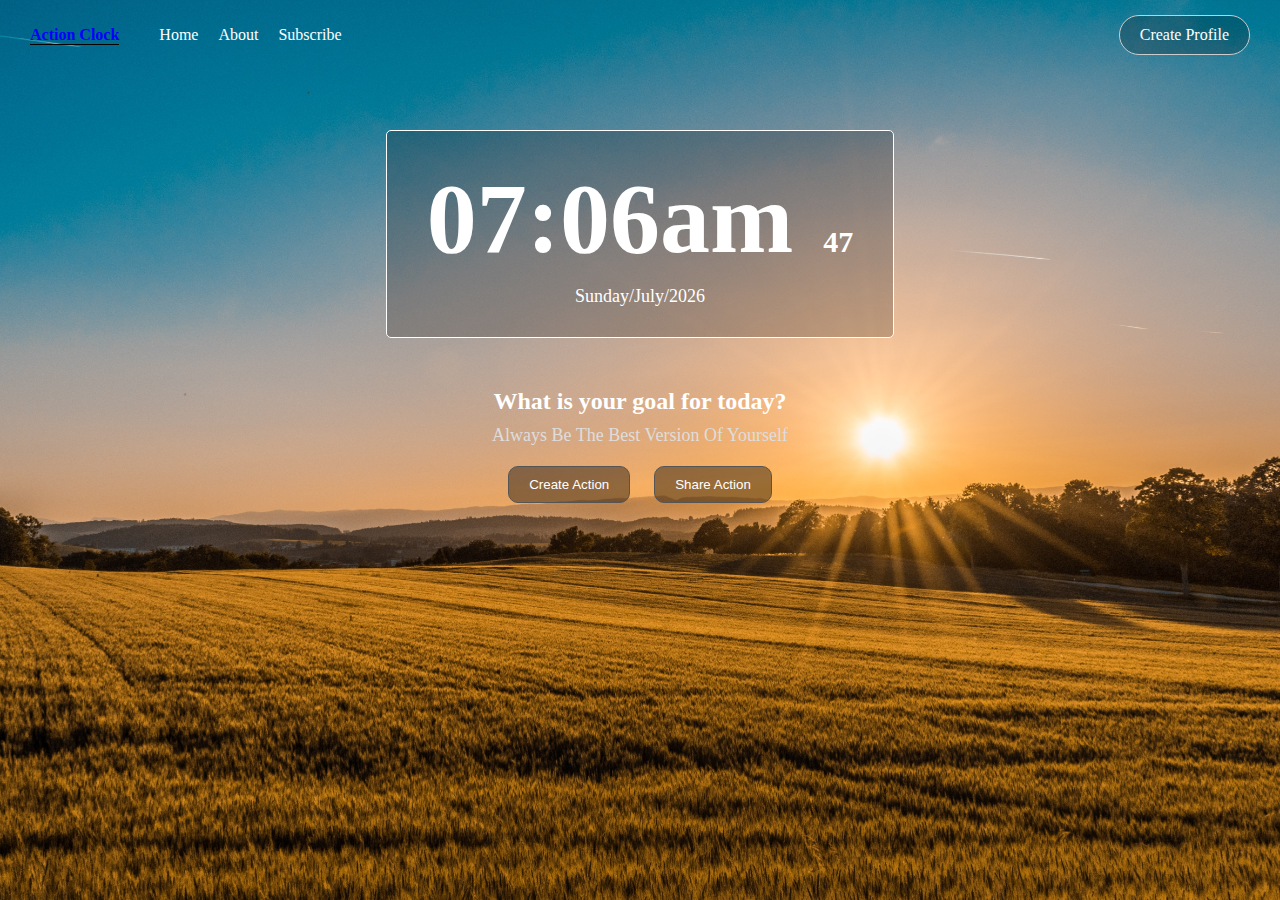
<file: index.html>
<!DOCTYPE html>
<html lang="en">

<head>
    <meta charset="UTF-8" />
    <meta name="viewport" content="width=device-width, initial-scale=1.0" />
    <title>Action Clock</title>
    <link rel="stylesheet" href="new.css" />
</head>

<body>
    <header class="navbar">
        <nav>
            <div class="start">
                <a href="#" class="logo">Action Clock</a>
                <ul class="nav-links">
                    <li><a href="#">Home</a></li>
                    <li><a href="#">About</a></li>
                    <li><a href="#">Subscribe</a></li>
                </ul>
            </div>
            <a href="#" class="profile-btn">Create Profile</a>
        </nav>
    </header>


    <section class="main-content">
        <div class="clock-box">
            <div id="time">--:--<span id="ampm">am</span> <span id="seconds">--</span></div>
            <div id="date">Loading date...</div>
        </div>

        <h2 class="goal">What is your goal for today?</h2>
        
        <p class="quote">Always Be The Best Version Of Yourself</p>

        <div class="button-group">
            <button>Create Action</button>
            <button>Share Action</button>
        </div>
    </section>

    <script src="jsnew.js"></script>
</body>


</html>
</file>
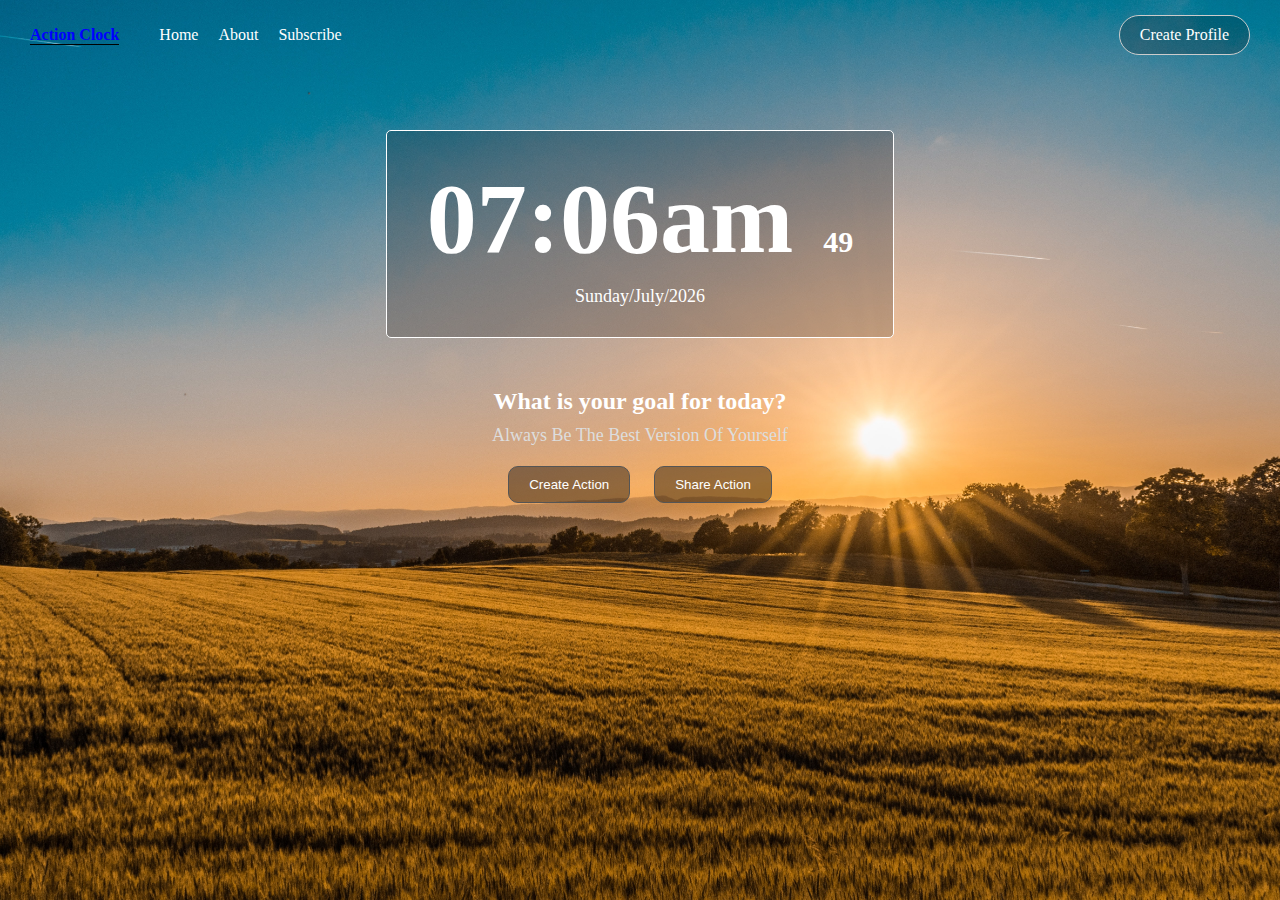
<file: file.html>
<!DOCTYPE html>
<html lang="en">

<head>
    <meta charset="UTF-8" />
    <meta name="viewport" content="width=device-width, initial-scale=1.0" />
    <title>Action Clock</title>
    <link rel="stylesheet" href="new.css" />
</head>

<body>
    <header class="navbar">
        <nav>
            <div class="start">
                <a href="#" class="logo">Action Clock</a>
                <ul class="nav-links">
                    <li><a href="#">Home</a></li>
                    <li><a href="#">About</a></li>
                    <li><a href="#">Subscribe</a></li>
                </ul>
            </div>
            <a href="#" class="profile-btn">Create Profile</a>
        </nav>
    </header>


    <section class="main-content">
        <div class="clock-box">
            <div id="time">--:--<span id="ampm">am</span> <span id="seconds">--</span></div>
            <div id="date">Loading date...</div>
        </div>

        <h2 class="goal">What is your goal for today?</h2>
        
        <p class="quote">Always Be The Best Version Of Yourself</p>

        <div class="button-group">
            <button>Create Action</button>
            <button>Share Action</button>
        </div>
    </section>

    <script src="jsnew.js"></script>
</body>

</html>
</file>
<file: new.css>
/* Reset & body */
* {
    margin: 0;
    padding: 0;
    box-sizing: border-box;
}

body {
    background: url("Time.jpg") no-repeat center center/cover;
    color: white;
    text-align: center;
    height: 100vh;
}


.navbar {
    padding: 15px 30px;
}

.navbar nav {
    display: flex;
    justify-content: space-between;
    align-items: center;
    /* gap: 20px; */
}

.logo {
    color: #00f;
    font-weight: bold;
    text-decoration: none;
    border-bottom: 1px solid black;
    margin-right: 40px;
}

.nav-links {
    list-style: none;
    display: flex;
    gap: 20px;
}

.nav-links a {
    color: white;
    text-decoration: none;
}

div.start {
    width: 50%;
    display: flex;
}

.profile-btn {
    background: rgba(0, 0, 0, 0.2);
    padding: 10px 20px;
    border-radius: 20px;
    text-decoration: none;
    color: white;
    border: 1px solid #ccc;
}

/* Clock */
.main-content {
    margin-top: 60px;
}

.clock-box {
    border: 1px solid white;
    display: inline-block;
    padding: 30px 40px;
    border-radius: 5px;
    margin-bottom: 30px;
    background: rgba(0, 0, 0, 0.2);
}

#time {
    font-size: 100px;
    font-weight: bold;
}

#seconds {
    font-size: 30px;
    margin-left: 5px;
}

#date {
    font-size: 18px;
    margin-top: 10px;
}

/* Texts */
.goal {
    font-size: 24px;
    margin-top: 20px;
    font-weight: bold;
}

.quote {
    margin-top: 10px;
    font-size: 18px;
    color: #ddd;
}

/* Buttons */
.button-group {
    margin-top: 20px;
}

.button-group button {
    background: rgba(0, 0, 0, 0.4);
    color: white;
    border: 1px solid #555;
    padding: 10px 20px;
    margin: 0 10px;
    border-radius: 10px;
    cursor: pointer;
    transition: 0.3s;
}

.button-group button:hover {
    background: rgba(255, 255, 255, 0.2);
}
</file>
